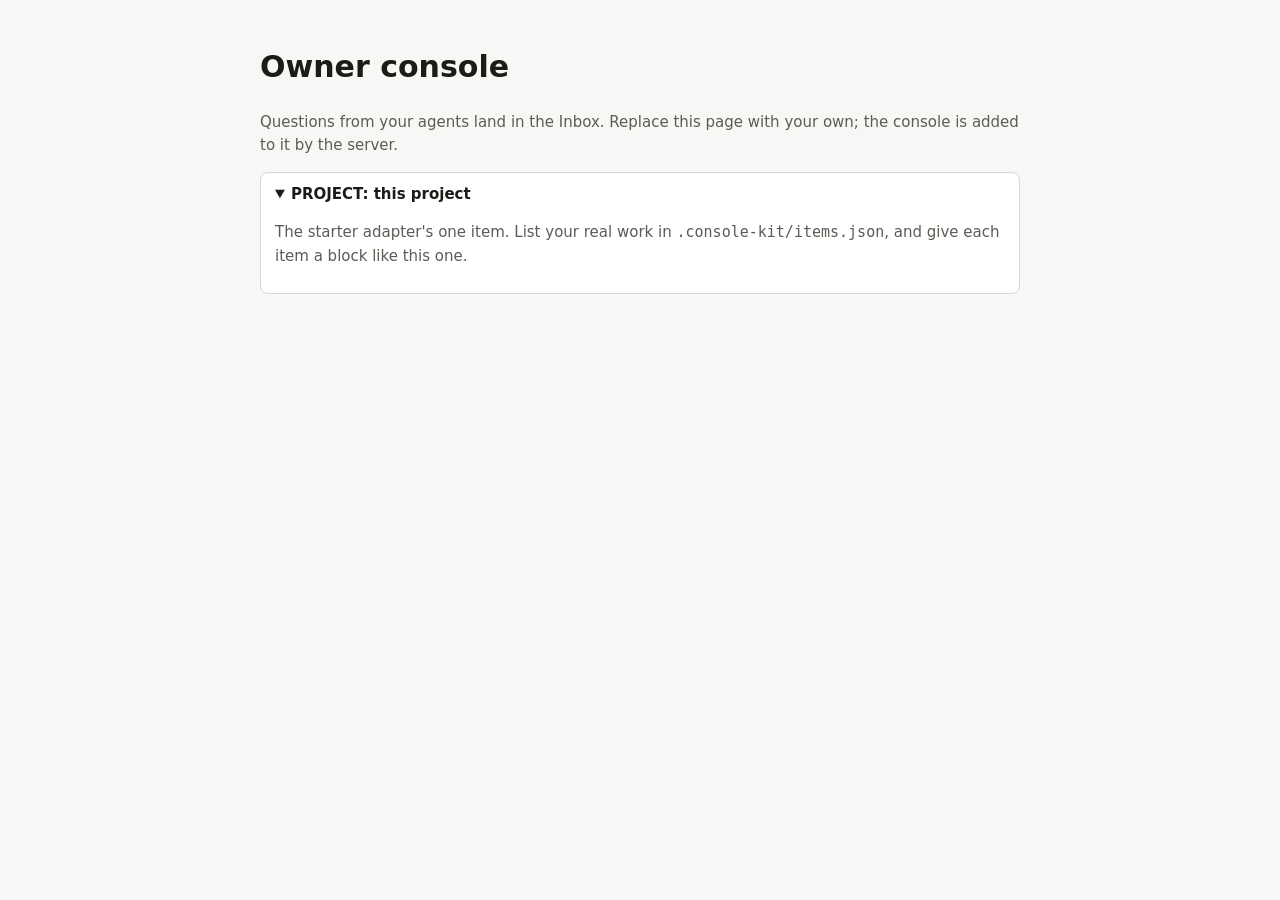
<file: demo/index.html>
<!doctype html>
<!-- written by console-kit onboard.py -->
<!-- A starter page for the owner console. The server injects the console
     (console.js and console.css) into whatever page it serves, so this can be
     any HTML you like: a dashboard, a status page, a plain list.

     Give each piece of work a <details id="item-ID"> with a <summary>, where ID
     is an id from your adapter's items(); the console adds a button to each
     summary that opens that item's questions. The Inbox button is always
     there, whatever the page holds. -->
<html lang="en">
<head>
<meta charset="utf-8">
<meta name="viewport" content="width=device-width,initial-scale=1">
<title>Owner console</title>
<style>
  :root { --c-bg:#f7f7f5; --c-surface:#fff; --c-surface-alt:#f0f0ec; --c-border:#d6d6d0;
          --c-fg:#1b1b18; --c-fg-muted:#5c5c55; --c-accent:#2458c6; --c-accent-fg:#fff; }
  @media (prefers-color-scheme: dark) {
    :root { --c-bg:#141413; --c-surface:#1e1e1c; --c-surface-alt:#262623; --c-border:#3a3a36;
            --c-fg:#ecece6; --c-fg-muted:#a3a39a; --c-accent:#7aa2ff; --c-accent-fg:#101010; }
  }
  body { margin:0; padding:24px 16px 80px; background:var(--c-bg); color:var(--c-fg);
         font:15px/1.55 system-ui, sans-serif; }
  main { max-width:760px; margin:0 auto; }
  details { background:var(--c-surface); border:1px solid var(--c-border); border-radius:8px;
            padding:10px 14px; margin:10px 0; }
  summary { cursor:pointer; font-weight:600; }
  .muted { color:var(--c-fg-muted); }
</style>
</head>
<body>
<main>
  <h1>Owner console</h1>
  <p class="muted">Questions from your agents land in the Inbox. Replace this page with your own;
     the console is added to it by the server.</p>
  <details id="item-PROJECT" open>
    <summary>PROJECT: this project</summary>
    <p class="muted">The starter adapter's one item. List your real work in
       <code>.console-kit/items.json</code>, and give each item a block like this one.</p>
  </details>
</main>
</body>
</html>
</file>
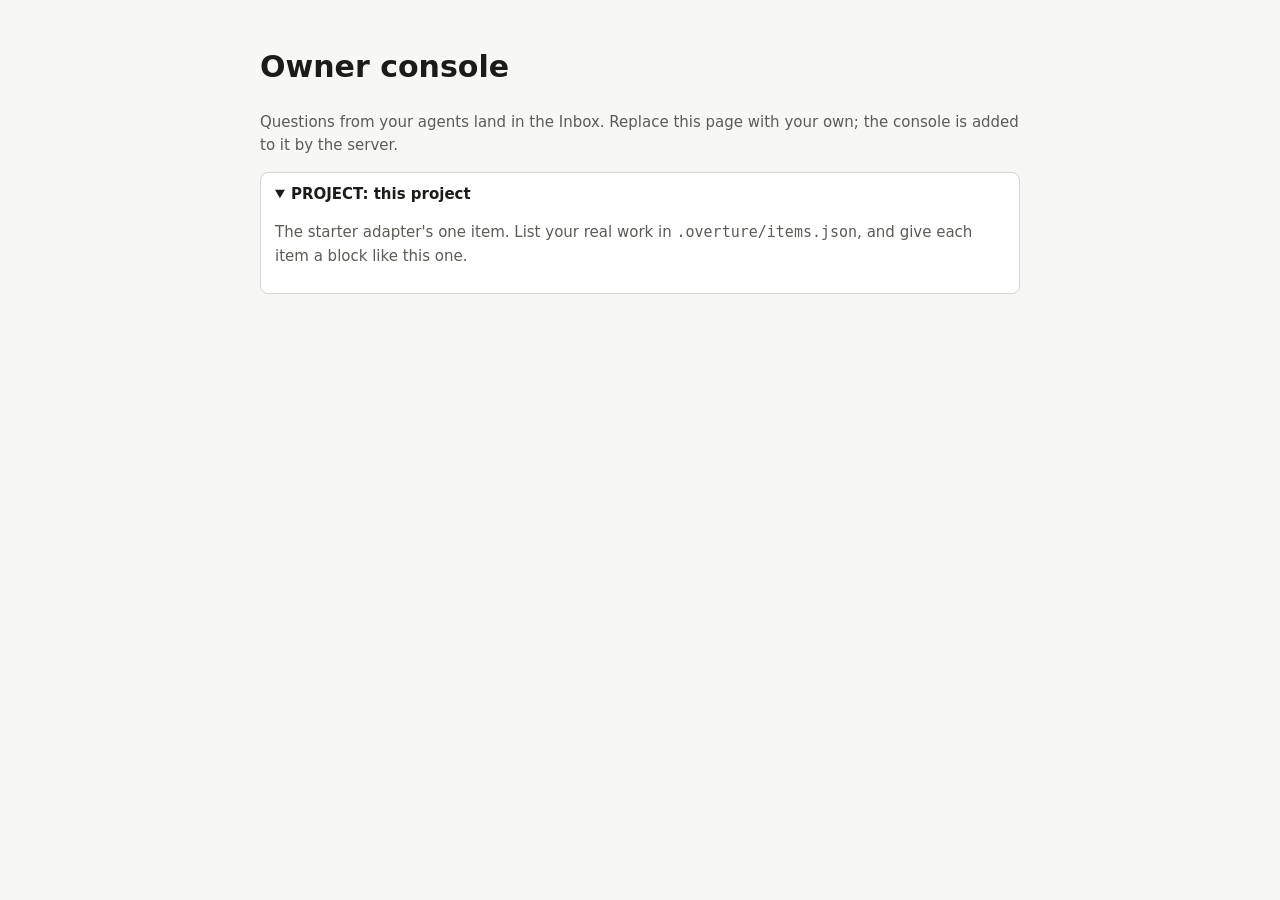
<file: plugin/kit/demo/index.html>
<!doctype html>
<!-- written by overture onboard.py -->
<!-- A starter page for the owner console. The server injects the console
     (console.js and console.css) into whatever page it serves, so this can be
     any HTML you like: a dashboard, a status page, a plain list.

     Give each piece of work a <details id="item-ID"> with a <summary>, where ID
     is an id from your adapter's items(); the console adds a button to each
     summary that opens that item's questions. The Inbox button is always
     there, whatever the page holds. -->
<html lang="en">
<head>
<meta charset="utf-8">
<meta name="viewport" content="width=device-width,initial-scale=1">
<title>Owner console</title>
<style>
  :root { --c-bg:#f7f7f5; --c-surface:#fff; --c-surface-alt:#f0f0ec; --c-border:#d6d6d0;
          --c-fg:#1b1b18; --c-fg-muted:#5c5c55; --c-accent:#2458c6; --c-accent-fg:#fff; }
  @media (prefers-color-scheme: dark) {
    :root { --c-bg:#141413; --c-surface:#1e1e1c; --c-surface-alt:#262623; --c-border:#3a3a36;
            --c-fg:#ecece6; --c-fg-muted:#a3a39a; --c-accent:#7aa2ff; --c-accent-fg:#101010; }
  }
  body { margin:0; padding:24px 16px 80px; background:var(--c-bg); color:var(--c-fg);
         font:15px/1.55 system-ui, sans-serif; }
  main { max-width:760px; margin:0 auto; }
  details { background:var(--c-surface); border:1px solid var(--c-border); border-radius:8px;
            padding:10px 14px; margin:10px 0; }
  summary { cursor:pointer; font-weight:600; }
  .muted { color:var(--c-fg-muted); }
</style>
</head>
<body>
<main>
  <h1>Owner console</h1>
  <p class="muted">Questions from your agents land in the Inbox. Replace this page with your own;
     the console is added to it by the server.</p>
  <details id="item-PROJECT" open>
    <summary>PROJECT: this project</summary>
    <p class="muted">The starter adapter's one item. List your real work in
       <code>.overture/items.json</code>, and give each item a block like this one.</p>
  </details>
</main>
</body>
</html>
</file>
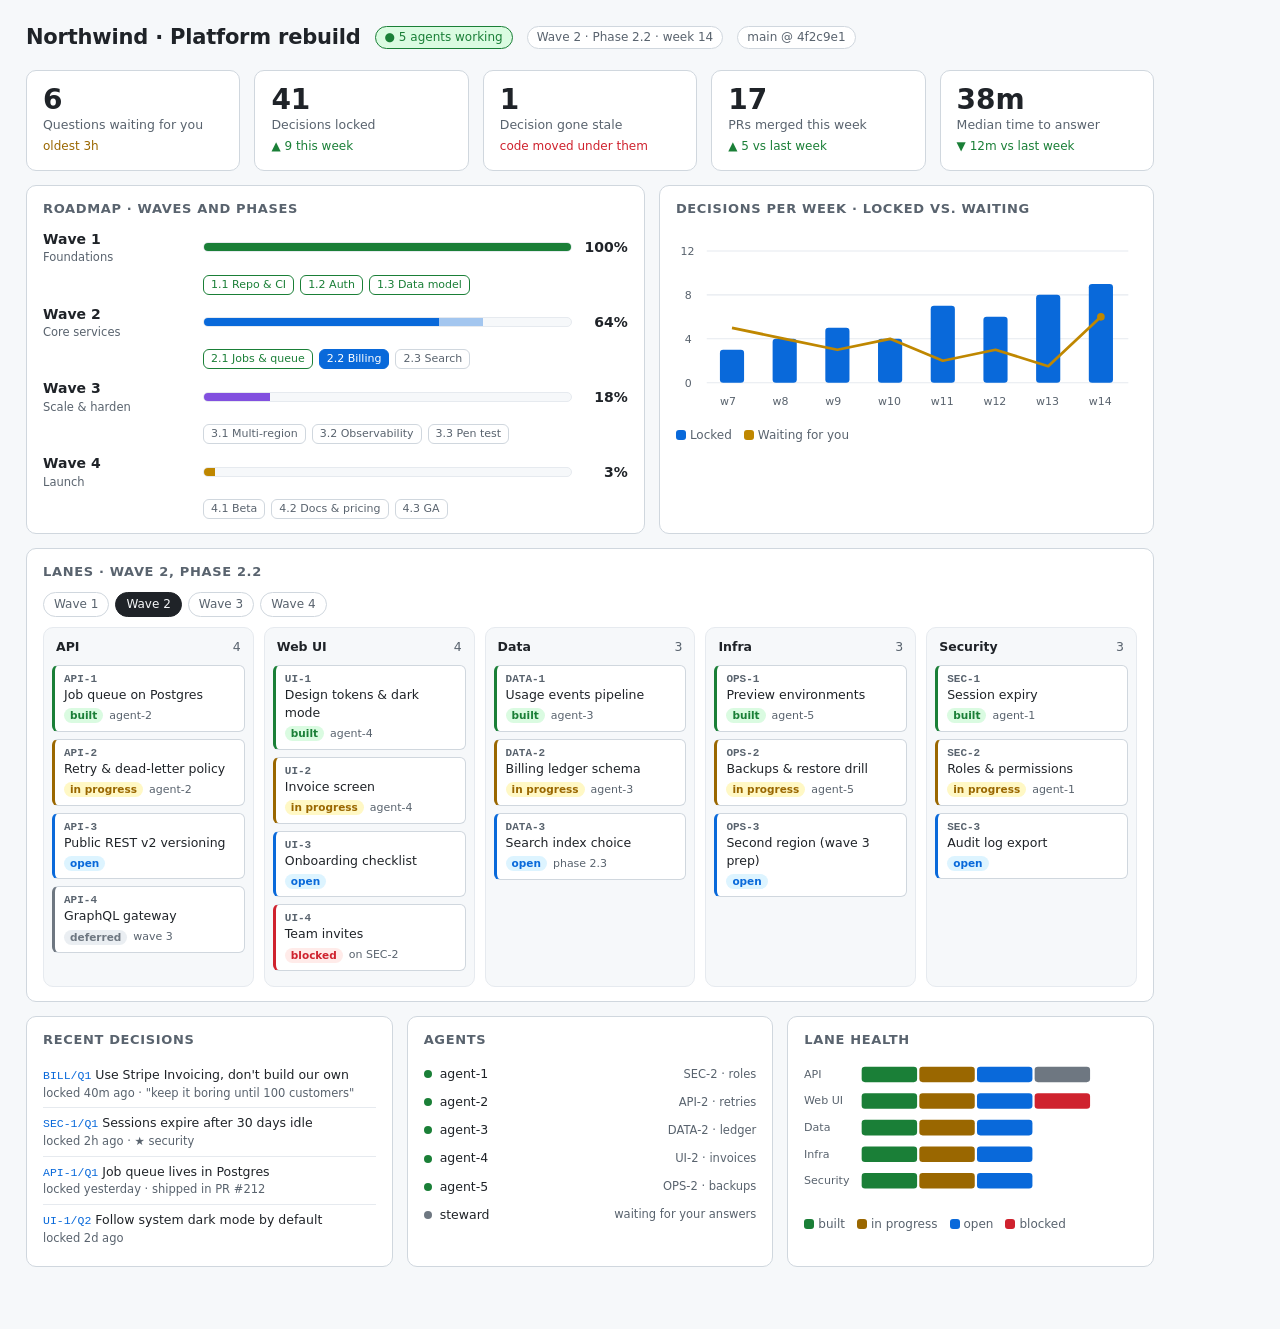
<file: docs/demo/showcase.html>
<!doctype html>
<!-- The showcase dashboard used for README screenshots (docs/demo/screenshots.py).
     A fictional project, "Northwind platform rebuild", planned as waves -> phases -> lanes.
     Overture injects its console into this page; every <section data-ck-item="ID">
     gets a live question badge, and the Inbox docks on the right. -->
<html lang="en">
<head>
<meta charset="utf-8">
<meta name="viewport" content="width=device-width,initial-scale=1">
<title>Northwind · Platform rebuild</title>
<style>
  :root {
    --c-bg:#f6f8fa; --c-surface:#ffffff; --c-surface-alt:#f6f8fa; --c-border:#d0d7de; --c-border-light:#e6eaef;
    --c-fg:#1f2328; --c-fg-muted:#59636e; --c-accent:#0969da; --c-accent-fg:#ffffff;
    --c-open:#0969da; --c-open-bg:#ddf4ff; --c-claimed:#9a6700; --c-claimed-bg:#fff8c5;
    --c-built:#1a7f37; --c-built-bg:#dafbe1; --c-blocked:#cf222e; --c-blocked-bg:#ffebe9;
    --c-deferred:#6e7781; --c-deferred-bg:#eaeef2;
    --w1:#1a7f37; --w2:#0969da; --w3:#8250df; --w4:#bf8700;
    --radius-sm:6px; --radius-md:10px;
    color-scheme: light dark;
  }
  @media (prefers-color-scheme: dark) {
    :root:not([data-theme="light"]) {
      --c-bg:#0d1117; --c-surface:#161b22; --c-surface-alt:#1c2128; --c-border:#30363d; --c-border-light:#262c33;
      --c-fg:#e6edf3; --c-fg-muted:#9198a1; --c-accent:#58a6ff; --c-accent-fg:#0d1117;
      --c-open:#58a6ff; --c-open-bg:#0c2d6b; --c-claimed:#d29922; --c-claimed-bg:#3b2e0a;
      --c-built:#3fb950; --c-built-bg:#12361d; --c-blocked:#f85149; --c-blocked-bg:#4a1210;
      --c-deferred:#8b949e; --c-deferred-bg:#21262d;
      --w1:#3fb950; --w2:#58a6ff; --w3:#bc8cff; --w4:#d29922;
    }
  }
  * { box-sizing: border-box; }
  body { margin:0; background:var(--c-bg); color:var(--c-fg); font:14px/1.45 system-ui,-apple-system,"Segoe UI",sans-serif; }
  main { padding:22px 26px 60px; max-width:1180px; }
  header.top { display:flex; align-items:center; gap:14px; margin-bottom:18px; flex-wrap:wrap; }
  header.top h1 { font-size:21px; margin:0; letter-spacing:-.01em; }
  .pill { font-size:12px; padding:2px 9px; border-radius:999px; border:1px solid var(--c-border); color:var(--c-fg-muted); background:var(--c-surface); }
  .pill.ok { color:var(--c-built); border-color:var(--c-built); background:var(--c-built-bg); }
  .grid { display:grid; gap:14px; }
  .kpis { grid-template-columns:repeat(5,minmax(0,1fr)); margin-bottom:14px; }
  .card { background:var(--c-surface); border:1px solid var(--c-border); border-radius:var(--radius-md); padding:14px 16px; }
  .card h2 { font-size:13px; text-transform:uppercase; letter-spacing:.05em; color:var(--c-fg-muted); margin:0 0 10px; font-weight:600; }
  .kpi .v { font-size:28px; font-weight:650; line-height:1.1; font-variant-numeric:tabular-nums; }
  .kpi .l { color:var(--c-fg-muted); font-size:12.5px; }
  .kpi .d { font-size:12px; margin-top:4px; }
  .up { color:var(--c-built); } .warn { color:var(--c-claimed); } .bad { color:var(--c-blocked); }
  .row2 { grid-template-columns: 1.25fr 1fr; margin-bottom:14px; }
  .wave { display:grid; grid-template-columns:150px 1fr 46px; align-items:center; gap:10px; margin:9px 0; }
  .wave b { font-weight:600; } .wave small { display:block; color:var(--c-fg-muted); font-size:11.5px; }
  .bar { height:10px; border-radius:999px; background:var(--c-surface-alt); border:1px solid var(--c-border-light); overflow:hidden; display:flex; }
  .bar i { display:block; height:100%; }
  .pct { text-align:right; font-variant-numeric:tabular-nums; font-weight:600; }
  .phases { display:flex; gap:6px; margin:2px 0 0 160px; flex-wrap:wrap; }
  .ph { font-size:11px; padding:1px 7px; border-radius:var(--radius-sm); border:1px solid var(--c-border); color:var(--c-fg-muted); }
  .ph.done { color:var(--c-built); border-color:var(--c-built); }
  .ph.now { color:var(--c-accent-fg); background:var(--c-accent); border-color:var(--c-accent); }
  svg text { fill:var(--c-fg-muted); font-size:10px; }
  .legend { display:flex; gap:12px; font-size:12px; color:var(--c-fg-muted); margin-top:6px; }
  .legend i { display:inline-block; width:10px; height:10px; border-radius:3px; margin-right:4px; vertical-align:-1px; }
  .board { grid-template-columns:repeat(5,minmax(0,1fr)); gap:10px; }
  .lane { background:var(--c-surface-alt); border:1px solid var(--c-border-light); border-radius:var(--radius-md); padding:8px; min-width:0; }
  .lane > h3 { font-size:12.5px; margin:2px 4px 8px; display:flex; justify-content:space-between; }
  .lane > h3 span { color:var(--c-fg-muted); font-weight:500; }
  section[data-ck-item] { background:var(--c-surface); border:1px solid var(--c-border); border-left:3px solid var(--st); border-radius:var(--radius-sm); padding:7px 9px; margin:0 0 7px; }
  section[data-ck-item] { position:relative; }
  /* the console's live badge (questions waiting, locked, stale) rides the card's corner */
  section[data-ck-item] > .ck-section-badge { position:absolute; top:6px; right:6px; margin:0; font-size:10.5px; padding:1px 7px; }
  section[data-ck-item] .id { font:600 11px ui-monospace,SFMono-Regular,Menlo,monospace; color:var(--c-fg-muted); }
  section[data-ck-item] .t { font-size:12.5px; margin:1px 0 4px; }
  section[data-ck-item] .m { display:flex; gap:6px; align-items:center; font-size:11px; color:var(--c-fg-muted); flex-wrap:wrap; }
  .st { padding:0 6px; border-radius:999px; font-size:10.5px; font-weight:600; color:var(--st); background:var(--stbg); }
  .s-built { --st:var(--c-built); --stbg:var(--c-built-bg); } .s-claimed { --st:var(--c-claimed); --stbg:var(--c-claimed-bg); }
  .s-open { --st:var(--c-open); --stbg:var(--c-open-bg); } .s-blocked { --st:var(--c-blocked); --stbg:var(--c-blocked-bg); }
  .s-deferred { --st:var(--c-deferred); --stbg:var(--c-deferred-bg); }
  .row3 { grid-template-columns: 1fr 1fr 1fr; margin-top:14px; }
  ul.feed { list-style:none; margin:0; padding:0; } ul.feed li { padding:6px 0; border-top:1px solid var(--c-border-light); font-size:12.5px; }
  ul.feed li:first-child { border-top:0; } ul.feed code { font-size:11.5px; color:var(--c-accent); }
  ul.feed .w { color:var(--c-fg-muted); font-size:11.5px; }
  .agent { display:flex; align-items:center; gap:8px; padding:5px 0; font-size:12.5px; }
  .dot { width:8px; height:8px; border-radius:50%; background:var(--c-built); flex:none; }
  .dot.idle { background:var(--c-deferred); } .agent .w { margin-left:auto; color:var(--c-fg-muted); font-size:11.5px; }
  .tabs { display:flex; gap:6px; margin:0 0 10px; } .tabs span { font-size:12px; padding:3px 10px; border-radius:999px; border:1px solid var(--c-border); color:var(--c-fg-muted); }
  .tabs span.on { background:var(--c-fg); color:var(--c-bg); border-color:var(--c-fg); }
</style>
</head>
<body>
<main>
  <header class="top">
    <h1>Northwind · Platform rebuild</h1>
    <span class="pill ok">● 5 agents working</span>
    <span class="pill">Wave 2 · Phase 2.2 · week 14</span>
    <span class="pill">main @ 4f2c9e1</span>
  </header>

  <div class="grid kpis">
    <div class="card kpi"><div class="v">6</div><div class="l">Questions waiting for you</div><div class="d warn">oldest 3h</div></div>
    <div class="card kpi"><div class="v">41</div><div class="l">Decisions locked</div><div class="d up">▲ 9 this week</div></div>
    <div class="card kpi"><div class="v">1</div><div class="l">Decision gone stale</div><div class="d bad">code moved under them</div></div>
    <div class="card kpi"><div class="v">17</div><div class="l">PRs merged this week</div><div class="d up">▲ 5 vs last week</div></div>
    <div class="card kpi"><div class="v">38m</div><div class="l">Median time to answer</div><div class="d up">▼ 12m vs last week</div></div>
  </div>

  <div class="grid row2">
    <div class="card">
      <h2>Roadmap · waves and phases</h2>
      <div class="wave"><div><b>Wave 1</b><small>Foundations</small></div><div class="bar"><i style="width:100%;background:var(--w1)"></i></div><div class="pct">100%</div></div>
      <div class="phases"><span class="ph done">1.1 Repo &amp; CI</span><span class="ph done">1.2 Auth</span><span class="ph done">1.3 Data model</span></div>
      <div class="wave"><div><b>Wave 2</b><small>Core services</small></div><div class="bar"><i style="width:64%;background:var(--w2)"></i><i style="width:12%;background:var(--w2);opacity:.35"></i></div><div class="pct">64%</div></div>
      <div class="phases"><span class="ph done">2.1 Jobs &amp; queue</span><span class="ph now">2.2 Billing</span><span class="ph">2.3 Search</span></div>
      <div class="wave"><div><b>Wave 3</b><small>Scale &amp; harden</small></div><div class="bar"><i style="width:18%;background:var(--w3)"></i></div><div class="pct">18%</div></div>
      <div class="phases"><span class="ph">3.1 Multi-region</span><span class="ph">3.2 Observability</span><span class="ph">3.3 Pen test</span></div>
      <div class="wave"><div><b>Wave 4</b><small>Launch</small></div><div class="bar"><i style="width:3%;background:var(--w4)"></i></div><div class="pct">3%</div></div>
      <div class="phases"><span class="ph">4.1 Beta</span><span class="ph">4.2 Docs &amp; pricing</span><span class="ph">4.3 GA</span></div>
    </div>
    <div class="card">
      <h2>Decisions per week · locked vs. waiting</h2>
      <svg viewBox="0 0 420 170" width="100%" role="img" aria-label="Locked decisions per week rising from 3 to 9">
        <g stroke="var(--c-border-light)"><line x1="28" y1="20" x2="412" y2="20"/><line x1="28" y1="60" x2="412" y2="60"/><line x1="28" y1="100" x2="412" y2="100"/><line x1="28" y1="140" x2="412" y2="140"/></g>
        <text x="4" y="24">12</text><text x="8" y="64">8</text><text x="8" y="104">4</text><text x="8" y="144">0</text>
        <g fill="var(--w2)">
          <rect x="40" y="110" width="22" height="30" rx="3"/><rect x="88" y="100" width="22" height="40" rx="3"/><rect x="136" y="90" width="22" height="50" rx="3"/>
          <rect x="184" y="100" width="22" height="40" rx="3"/><rect x="232" y="70" width="22" height="70" rx="3"/><rect x="280" y="80" width="22" height="60" rx="3"/>
          <rect x="328" y="60" width="22" height="80" rx="3"/><rect x="376" y="50" width="22" height="90" rx="3"/>
        </g>
        <polyline fill="none" stroke="var(--w4)" stroke-width="2.5" stroke-linejoin="round" points="51,90 99,100 147,110 195,100 243,120 291,110 339,125 387,80"/>
        <g fill="var(--w4)"><circle cx="387" cy="80" r="3.5"/></g>
        <text x="40" y="160">w7</text><text x="88" y="160">w8</text><text x="136" y="160">w9</text><text x="184" y="160">w10</text><text x="232" y="160">w11</text><text x="280" y="160">w12</text><text x="328" y="160">w13</text><text x="376" y="160">w14</text>
      </svg>
      <div class="legend"><span><i style="background:var(--w2)"></i>Locked</span><span><i style="background:var(--w4)"></i>Waiting for you</span></div>
    </div>
  </div>

  <div class="card">
    <h2>Lanes · Wave 2, Phase 2.2</h2>
    <div class="tabs"><span>Wave 1</span><span class="on">Wave 2</span><span>Wave 3</span><span>Wave 4</span></div>
    <div class="grid board">
      <div class="lane"><h3>API <span>4</span></h3>
        <section data-ck-item="API-1" class="s-built"><div class="id">API-1</div><div class="t">Job queue on Postgres</div><div class="m"><span class="st">built</span> agent-2</div></section>
        <section data-ck-item="API-2" class="s-claimed"><div class="id">API-2</div><div class="t">Retry &amp; dead-letter policy</div><div class="m"><span class="st">in progress</span> agent-2</div></section>
        <section data-ck-item="API-3" class="s-open"><div class="id">API-3</div><div class="t">Public REST v2 versioning</div><div class="m"><span class="st">open</span></div></section>
        <section data-ck-item="API-4" class="s-deferred"><div class="id">API-4</div><div class="t">GraphQL gateway</div><div class="m"><span class="st">deferred</span> wave 3</div></section>
      </div>
      <div class="lane"><h3>Web UI <span>4</span></h3>
        <section data-ck-item="UI-1" class="s-built"><div class="id">UI-1</div><div class="t">Design tokens &amp; dark mode</div><div class="m"><span class="st">built</span> agent-4</div></section>
        <section data-ck-item="UI-2" class="s-claimed"><div class="id">UI-2</div><div class="t">Invoice screen</div><div class="m"><span class="st">in progress</span> agent-4</div></section>
        <section data-ck-item="UI-3" class="s-open"><div class="id">UI-3</div><div class="t">Onboarding checklist</div><div class="m"><span class="st">open</span></div></section>
        <section data-ck-item="UI-4" class="s-blocked"><div class="id">UI-4</div><div class="t">Team invites</div><div class="m"><span class="st">blocked</span> on SEC-2</div></section>
      </div>
      <div class="lane"><h3>Data <span>3</span></h3>
        <section data-ck-item="DATA-1" class="s-built"><div class="id">DATA-1</div><div class="t">Usage events pipeline</div><div class="m"><span class="st">built</span> agent-3</div></section>
        <section data-ck-item="DATA-2" class="s-claimed"><div class="id">DATA-2</div><div class="t">Billing ledger schema</div><div class="m"><span class="st">in progress</span> agent-3</div></section>
        <section data-ck-item="DATA-3" class="s-open"><div class="id">DATA-3</div><div class="t">Search index choice</div><div class="m"><span class="st">open</span> phase 2.3</div></section>
      </div>
      <div class="lane"><h3>Infra <span>3</span></h3>
        <section data-ck-item="OPS-1" class="s-built"><div class="id">OPS-1</div><div class="t">Preview environments</div><div class="m"><span class="st">built</span> agent-5</div></section>
        <section data-ck-item="OPS-2" class="s-claimed"><div class="id">OPS-2</div><div class="t">Backups &amp; restore drill</div><div class="m"><span class="st">in progress</span> agent-5</div></section>
        <section data-ck-item="OPS-3" class="s-open"><div class="id">OPS-3</div><div class="t">Second region (wave 3 prep)</div><div class="m"><span class="st">open</span></div></section>
      </div>
      <div class="lane"><h3>Security <span>3</span></h3>
        <section data-ck-item="SEC-1" class="s-built"><div class="id">SEC-1</div><div class="t">Session expiry</div><div class="m"><span class="st">built</span> agent-1</div></section>
        <section data-ck-item="SEC-2" class="s-claimed"><div class="id">SEC-2</div><div class="t">Roles &amp; permissions</div><div class="m"><span class="st">in progress</span> agent-1</div></section>
        <section data-ck-item="SEC-3" class="s-open"><div class="id">SEC-3</div><div class="t">Audit log export</div><div class="m"><span class="st">open</span></div></section>
      </div>
    </div>
  </div>

  <div class="grid row3">
    <div class="card"><h2>Recent decisions</h2>
      <ul class="feed">
        <li><code>BILL/Q1</code> Use Stripe Invoicing, don't build our own <div class="w">locked 40m ago · "keep it boring until 100 customers"</div></li>
        <li><code>SEC-1/Q1</code> Sessions expire after 30 days idle <div class="w">locked 2h ago · ★ security</div></li>
        <li><code>API-1/Q1</code> Job queue lives in Postgres <div class="w">locked yesterday · shipped in PR #212</div></li>
        <li><code>UI-1/Q2</code> Follow system dark mode by default <div class="w">locked 2d ago</div></li>
      </ul>
    </div>
    <div class="card"><h2>Agents</h2>
      <div class="agent"><span class="dot"></span>agent-1 <span class="w">SEC-2 · roles</span></div>
      <div class="agent"><span class="dot"></span>agent-2 <span class="w">API-2 · retries</span></div>
      <div class="agent"><span class="dot"></span>agent-3 <span class="w">DATA-2 · ledger</span></div>
      <div class="agent"><span class="dot"></span>agent-4 <span class="w">UI-2 · invoices</span></div>
      <div class="agent"><span class="dot"></span>agent-5 <span class="w">OPS-2 · backups</span></div>
      <div class="agent"><span class="dot idle"></span>steward <span class="w">waiting for your answers</span></div>
    </div>
    <div class="card"><h2>Lane health</h2>
      <svg viewBox="0 0 300 130" width="100%" role="img" aria-label="Items per lane by status">
        <g font-size="10">
          <text x="0" y="16">API</text><text x="0" y="40">Web UI</text><text x="0" y="64">Data</text><text x="0" y="88">Infra</text><text x="0" y="112">Security</text>
        </g>
        <g>
          <rect x="52" y="6" width="50" height="14" rx="3" fill="var(--c-built)"/><rect x="104" y="6" width="50" height="14" rx="3" fill="var(--c-claimed)"/><rect x="156" y="6" width="50" height="14" rx="3" fill="var(--c-open)"/><rect x="208" y="6" width="50" height="14" rx="3" fill="var(--c-deferred)"/>
          <rect x="52" y="30" width="50" height="14" rx="3" fill="var(--c-built)"/><rect x="104" y="30" width="50" height="14" rx="3" fill="var(--c-claimed)"/><rect x="156" y="30" width="50" height="14" rx="3" fill="var(--c-open)"/><rect x="208" y="30" width="50" height="14" rx="3" fill="var(--c-blocked)"/>
          <rect x="52" y="54" width="50" height="14" rx="3" fill="var(--c-built)"/><rect x="104" y="54" width="50" height="14" rx="3" fill="var(--c-claimed)"/><rect x="156" y="54" width="50" height="14" rx="3" fill="var(--c-open)"/>
          <rect x="52" y="78" width="50" height="14" rx="3" fill="var(--c-built)"/><rect x="104" y="78" width="50" height="14" rx="3" fill="var(--c-claimed)"/><rect x="156" y="78" width="50" height="14" rx="3" fill="var(--c-open)"/>
          <rect x="52" y="102" width="50" height="14" rx="3" fill="var(--c-built)"/><rect x="104" y="102" width="50" height="14" rx="3" fill="var(--c-claimed)"/><rect x="156" y="102" width="50" height="14" rx="3" fill="var(--c-open)"/>
        </g>
      </svg>
      <div class="legend"><span><i style="background:var(--c-built)"></i>built</span><span><i style="background:var(--c-claimed)"></i>in progress</span><span><i style="background:var(--c-open)"></i>open</span><span><i style="background:var(--c-blocked)"></i>blocked</span></div>
    </div>
  </div>
</main>
</body>
</html>
</file>
